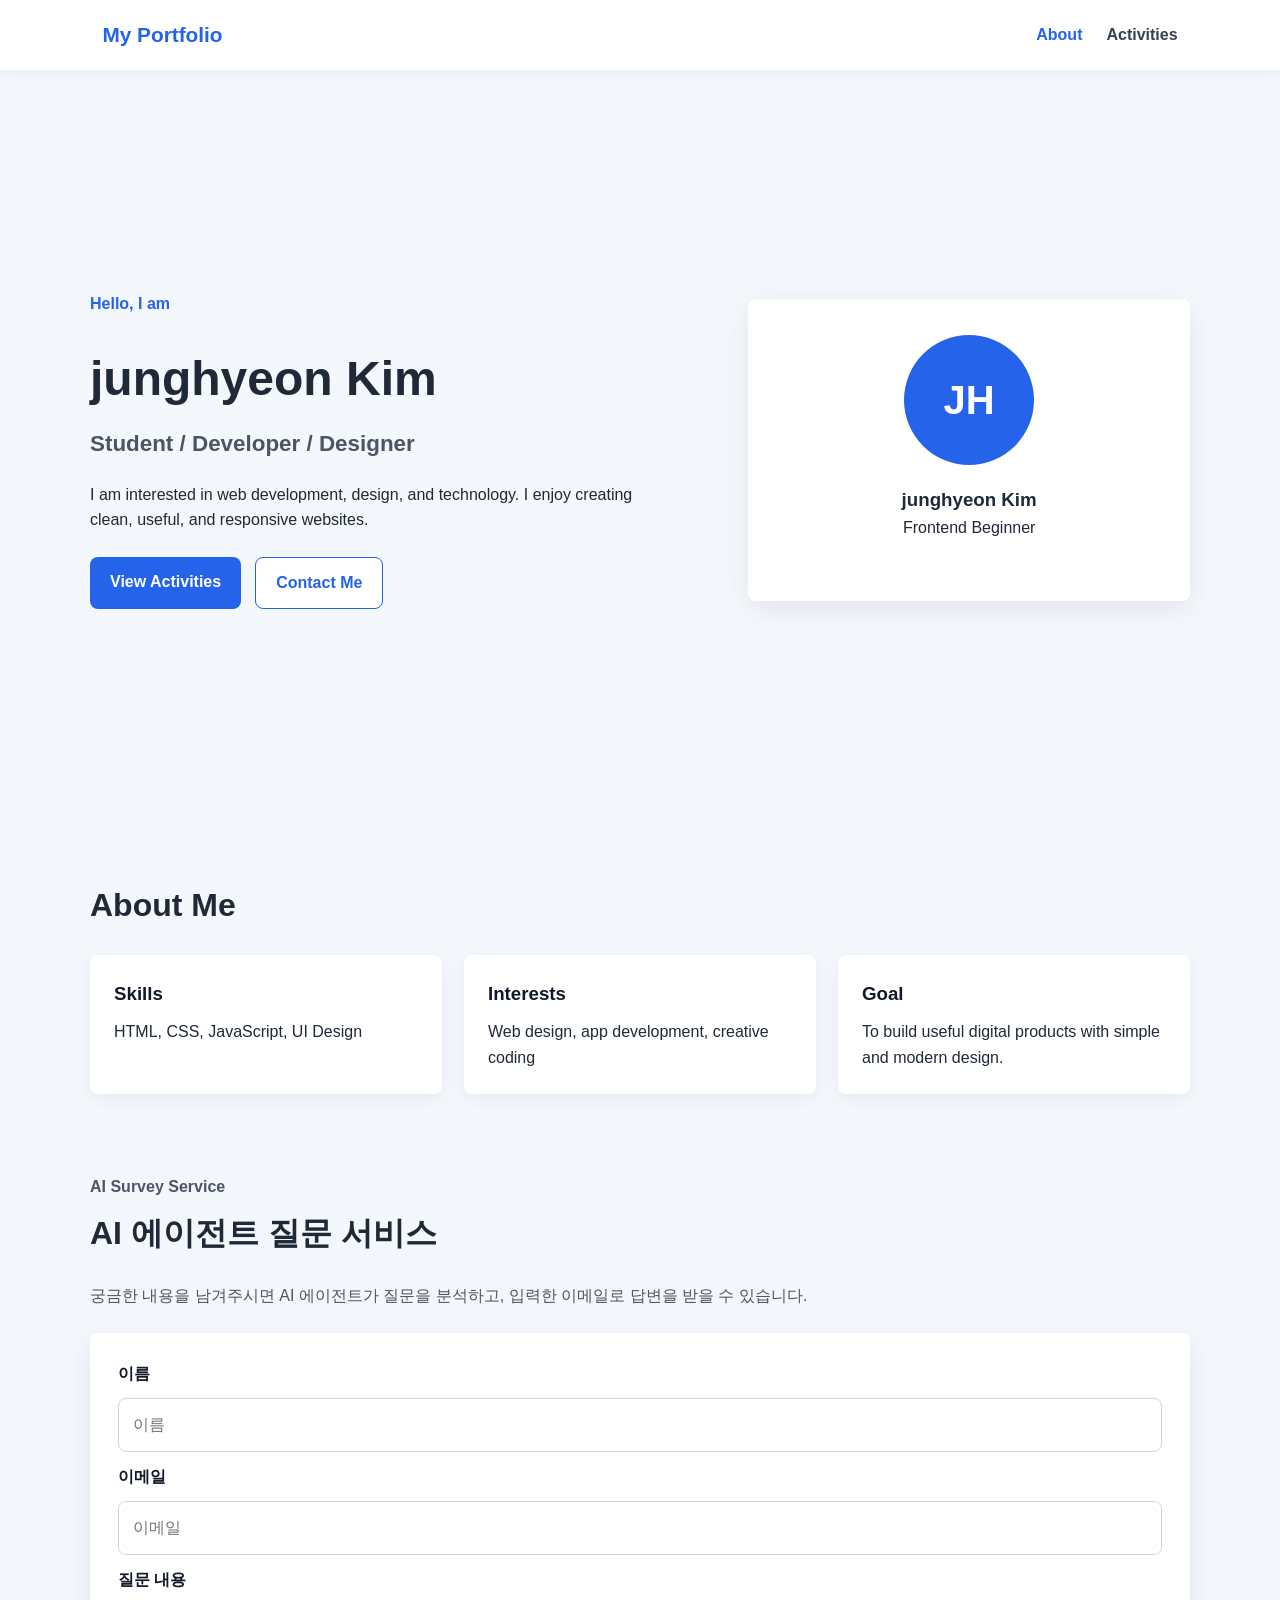
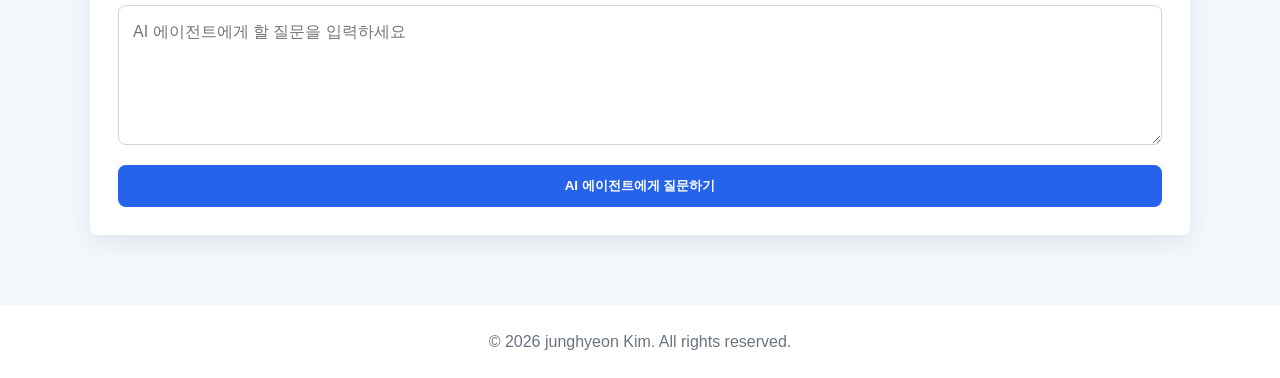
<file: index.html>
<!DOCTYPE html>
<html lang="en">
<head>
  <meta charset="UTF-8" />
  <meta name="viewport" content="width=device-width, initial-scale=1.0" />
  <title>My Portfolio</title>
  <link rel="stylesheet" href="style.css" />
</head>
<body>
  <header class="navbar">
    <div class="logo">My Portfolio</div>

    <nav id="navMenu">
      <a href="index.html" class="active">About</a>
      <a href="activities.html">Activities</a>
    </nav>

    <button class="menu-btn" type="button" onclick="toggleMenu()" aria-label="Open menu">&#9776;</button>
  </header>

  <main class="container">
    <section class="hero">
      <div class="hero-text">
        <p class="tag">Hello, I am</p>
        <h1>junghyeon Kim</h1>
        <h2>Student / Developer / Designer</h2>
        <p>
          I am interested in web development, design, and technology.
          I enjoy creating clean, useful, and responsive websites.
        </p>

        <div class="hero-buttons">
          <a href="activities.html" class="btn primary">View Activities</a>
          <a href="mailto:your.email@example.com" class="btn secondary">Contact Me</a>
        </div>
      </div>

      <div class="profile-card">
        <div class="avatar">JH</div>
        <h3>junghyeon Kim</h3>
        <p>Frontend Beginner</p>
      </div>
    </section>

    <section class="section">
      <h2>About Me</h2>
      <div class="card-grid">
        <article class="card">
          <h3>Skills</h3>
          <p>HTML, CSS, JavaScript, UI Design</p>
        </article>

        <article class="card">
          <h3>Interests</h3>
          <p>Web design, app development, creative coding</p>
        </article>

        <article class="card">
          <h3>Goal</h3>
          <p>To build useful digital products with simple and modern design.</p>
        </article>
      </div>
    </section>

    <section class="section ai-service-section">
      <div class="section-heading">
        <p class="tag">AI Survey Service</p>
        <h2>AI 에이전트 질문 서비스</h2>
        <p>
          궁금한 내용을 남겨주시면 AI 에이전트가 질문을 분석하고,
          입력한 이메일로 답변을 받을 수 있습니다.
        </p>
      </div>

      <div class="ai-service-card">
        <form id="contactForm" class="contact-form">
          <label for="visitorName">이름</label>
          <input type="text" id="visitorName" placeholder="이름" required />

          <label for="visitorEmail">이메일</label>
          <input type="email" id="visitorEmail" placeholder="이메일" required />

          <label for="visitorMessage">질문 내용</label>
          <textarea
            id="visitorMessage"
            placeholder="AI 에이전트에게 할 질문을 입력하세요"
            required
          ></textarea>

          <button type="submit" class="btn primary">AI 에이전트에게 질문하기</button>
        </form>

        <div id="responseMessage" class="response-message" aria-live="polite"></div>
      </div>
    </section>
  </main>

  <footer>
    <p>&copy; 2026 junghyeon Kim. All rights reserved.</p>
  </footer>

  <script src="script.js"></script>
</body>
</html>
</file>
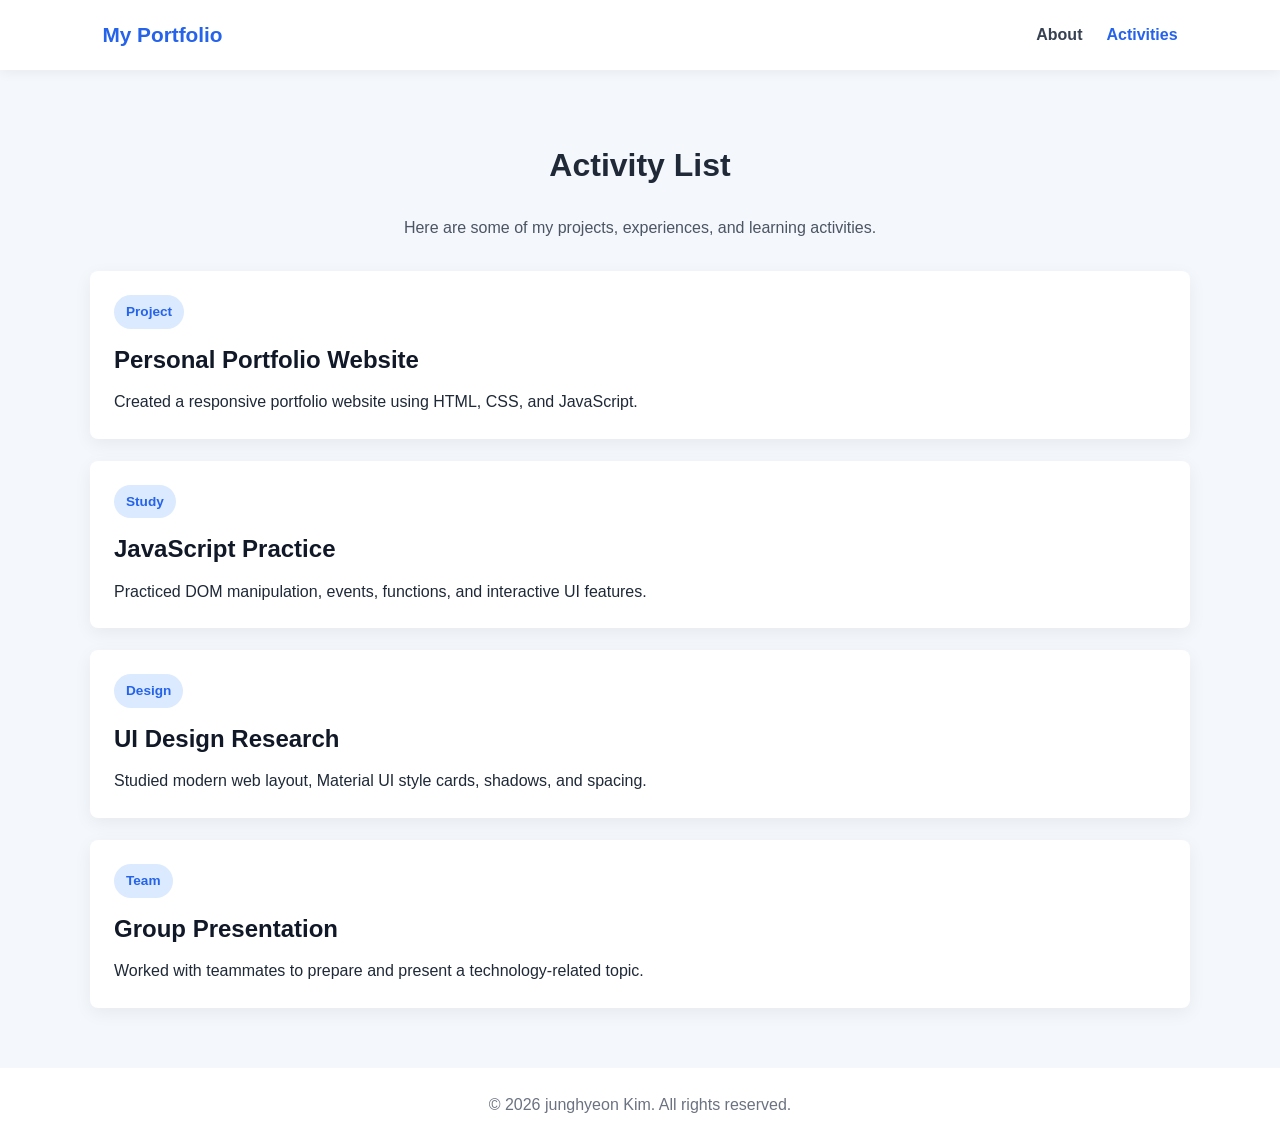
<file: activities.html>
<!DOCTYPE html>
<html lang="en">
<head>
  <meta charset="UTF-8" />
  <meta name="viewport" content="width=device-width, initial-scale=1.0" />
  <title>Activities - My Portfolio</title>
  <link rel="stylesheet" href="style.css" />
</head>
<body>
  <header class="navbar">
    <div class="logo">My Portfolio</div>

    <nav id="navMenu">
      <a href="index.html">About</a>
      <a href="activities.html" class="active">Activities</a>
    </nav>

    <button class="menu-btn" type="button" onclick="toggleMenu()" aria-label="Open menu">&#9776;</button>
  </header>

  <main class="container">
    <section class="page-title">
      <h1>Activity List</h1>
      <p>Here are some of my projects, experiences, and learning activities.</p>
    </section>

    <section class="activity-list">
      <article class="activity-card">
        <span class="badge">Project</span>
        <h2>Personal Portfolio Website</h2>
        <p>Created a responsive portfolio website using HTML, CSS, and JavaScript.</p>
      </article>

      <article class="activity-card">
        <span class="badge">Study</span>
        <h2>JavaScript Practice</h2>
        <p>Practiced DOM manipulation, events, functions, and interactive UI features.</p>
      </article>

      <article class="activity-card">
        <span class="badge">Design</span>
        <h2>UI Design Research</h2>
        <p>Studied modern web layout, Material UI style cards, shadows, and spacing.</p>
      </article>

      <article class="activity-card">
        <span class="badge">Team</span>
        <h2>Group Presentation</h2>
        <p>Worked with teammates to prepare and present a technology-related topic.</p>
      </article>
    </section>
  </main>

  <footer>
    <p>&copy; 2026 junghyeon Kim. All rights reserved.</p>
  </footer>

  <script src="script.js"></script>
</body>
</html>
</file>
<file: style.css>
* {
  box-sizing: border-box;
  margin: 0;
  padding: 0;
}

body {
  font-family: Arial, sans-serif;
  background: #f4f7fb;
  color: #1f2937;
  line-height: 1.6;
}

.navbar {
  height: 70px;
  background: #ffffff;
  display: flex;
  align-items: center;
  justify-content: space-between;
  padding: 0 8%;
  box-shadow: 0 2px 12px rgba(0, 0, 0, 0.06);
  position: sticky;
  top: 0;
  z-index: 10;
}

.logo {
  font-size: 1.3rem;
  font-weight: bold;
  color: #2563eb;
}

nav {
  display: flex;
  gap: 24px;
}

nav a {
  text-decoration: none;
  color: #374151;
  font-weight: 600;
}

nav a.active,
nav a:hover {
  color: #2563eb;
}

.menu-btn {
  display: none;
  background: none;
  border: none;
  font-size: 1.8rem;
  cursor: pointer;
}

.container {
  width: min(1100px, 90%);
  margin: 0 auto;
}

.hero {
  min-height: calc(100vh - 140px);
  display: grid;
  grid-template-columns: 1.4fr 1fr;
  align-items: center;
  gap: 40px;
}

.tag {
  color: #2563eb;
  font-weight: bold;
  margin-bottom: 8px;
}

.hero h1 {
  font-size: 3rem;
  margin-bottom: 8px;
}

.hero h2 {
  font-size: 1.4rem;
  color: #4b5563;
  margin-bottom: 20px;
}

.hero p {
  max-width: 560px;
  margin-bottom: 24px;
}

.hero-buttons {
  display: flex;
  gap: 14px;
  flex-wrap: wrap;
}

.btn {
  padding: 12px 20px;
  border-radius: 8px;
  text-decoration: none;
  font-weight: bold;
  transition: 0.2s ease;
}

.btn.primary {
  background: #2563eb;
  color: white;
}

.btn.secondary {
  background: white;
  color: #2563eb;
  border: 1px solid #2563eb;
}

.btn:hover {
  transform: translateY(-2px);
  box-shadow: 0 6px 16px rgba(37, 99, 235, 0.25);
}

.profile-card {
  background: white;
  padding: 36px;
  border-radius: 8px;
  text-align: center;
  box-shadow: 0 8px 28px rgba(0, 0, 0, 0.08);
}

.avatar {
  width: 130px;
  height: 130px;
  background: #2563eb;
  color: white;
  border-radius: 50%;
  display: grid;
  place-items: center;
  font-size: 2.5rem;
  font-weight: bold;
  margin: 0 auto 20px;
}

.section {
  padding: 50px 0;
}

.section-heading {
  max-width: 720px;
  margin-bottom: 24px;
}

.section-heading p {
  color: #4b5563;
}

.section h2,
.page-title h1 {
  margin-bottom: 24px;
  font-size: 2rem;
}

.card-grid {
  display: grid;
  grid-template-columns: repeat(3, 1fr);
  gap: 22px;
}

.card,
.activity-card {
  background: white;
  padding: 24px;
  border-radius: 8px;
  box-shadow: 0 5px 18px rgba(0, 0, 0, 0.06);
}

.card h3,
.activity-card h2 {
  margin-bottom: 10px;
  color: #111827;
}

.ai-service-section {
  padding-top: 30px;
  padding-bottom: 70px;
}

.ai-service-card {
  background: white;
  padding: 28px;
  border-radius: 8px;
  box-shadow: 0 8px 28px rgba(0, 0, 0, 0.08);
}

.contact-form {
  display: grid;
  gap: 12px;
}

.contact-form label {
  font-weight: 700;
  color: #111827;
}

.contact-form input,
.contact-form textarea {
  width: 100%;
  border: 1px solid #d1d5db;
  border-radius: 8px;
  padding: 13px 14px;
  font: inherit;
  color: #111827;
  background: #ffffff;
  transition: border-color 0.2s ease, box-shadow 0.2s ease;
}

.contact-form textarea {
  min-height: 140px;
  resize: vertical;
}

.contact-form input:focus,
.contact-form textarea:focus {
  outline: none;
  border-color: #2563eb;
  box-shadow: 0 0 0 4px rgba(37, 99, 235, 0.12);
}

.contact-form button {
  border: none;
  cursor: pointer;
  margin-top: 8px;
}

.response-message {
  display: none;
  margin-top: 15px;
  font-weight: bold;
}

.response-message.info {
  display: block;
  color: #2563eb;
}

.response-message.success {
  display: block;
  color: #15803d;
}

.response-message.error {
  display: block;
  color: #dc2626;
}

.page-title {
  padding: 70px 0 30px;
  text-align: center;
}

.page-title p {
  color: #4b5563;
}

.activity-list {
  display: grid;
  gap: 22px;
  padding-bottom: 60px;
}

.badge {
  display: inline-block;
  background: #dbeafe;
  color: #2563eb;
  padding: 6px 12px;
  border-radius: 999px;
  font-size: 0.85rem;
  font-weight: bold;
  margin-bottom: 12px;
}

footer {
  text-align: center;
  padding: 24px;
  background: #ffffff;
  color: #6b7280;
}

@media (max-width: 768px) {
  .navbar {
    padding: 0 5%;
  }

  nav {
    display: none;
    position: absolute;
    top: 70px;
    right: 5%;
    width: 200px;
    background: white;
    flex-direction: column;
    padding: 20px;
    border-radius: 8px;
    box-shadow: 0 8px 24px rgba(0, 0, 0, 0.12);
  }

  nav.show {
    display: flex;
  }

  .menu-btn {
    display: block;
  }

  .hero {
    grid-template-columns: 1fr;
    padding: 50px 0;
    text-align: center;
  }

  .hero p {
    margin-left: auto;
    margin-right: auto;
  }

  .hero-buttons {
    justify-content: center;
  }

  .hero h1 {
    font-size: 2.3rem;
  }

  .card-grid {
    grid-template-columns: 1fr;
  }
}
</file>
